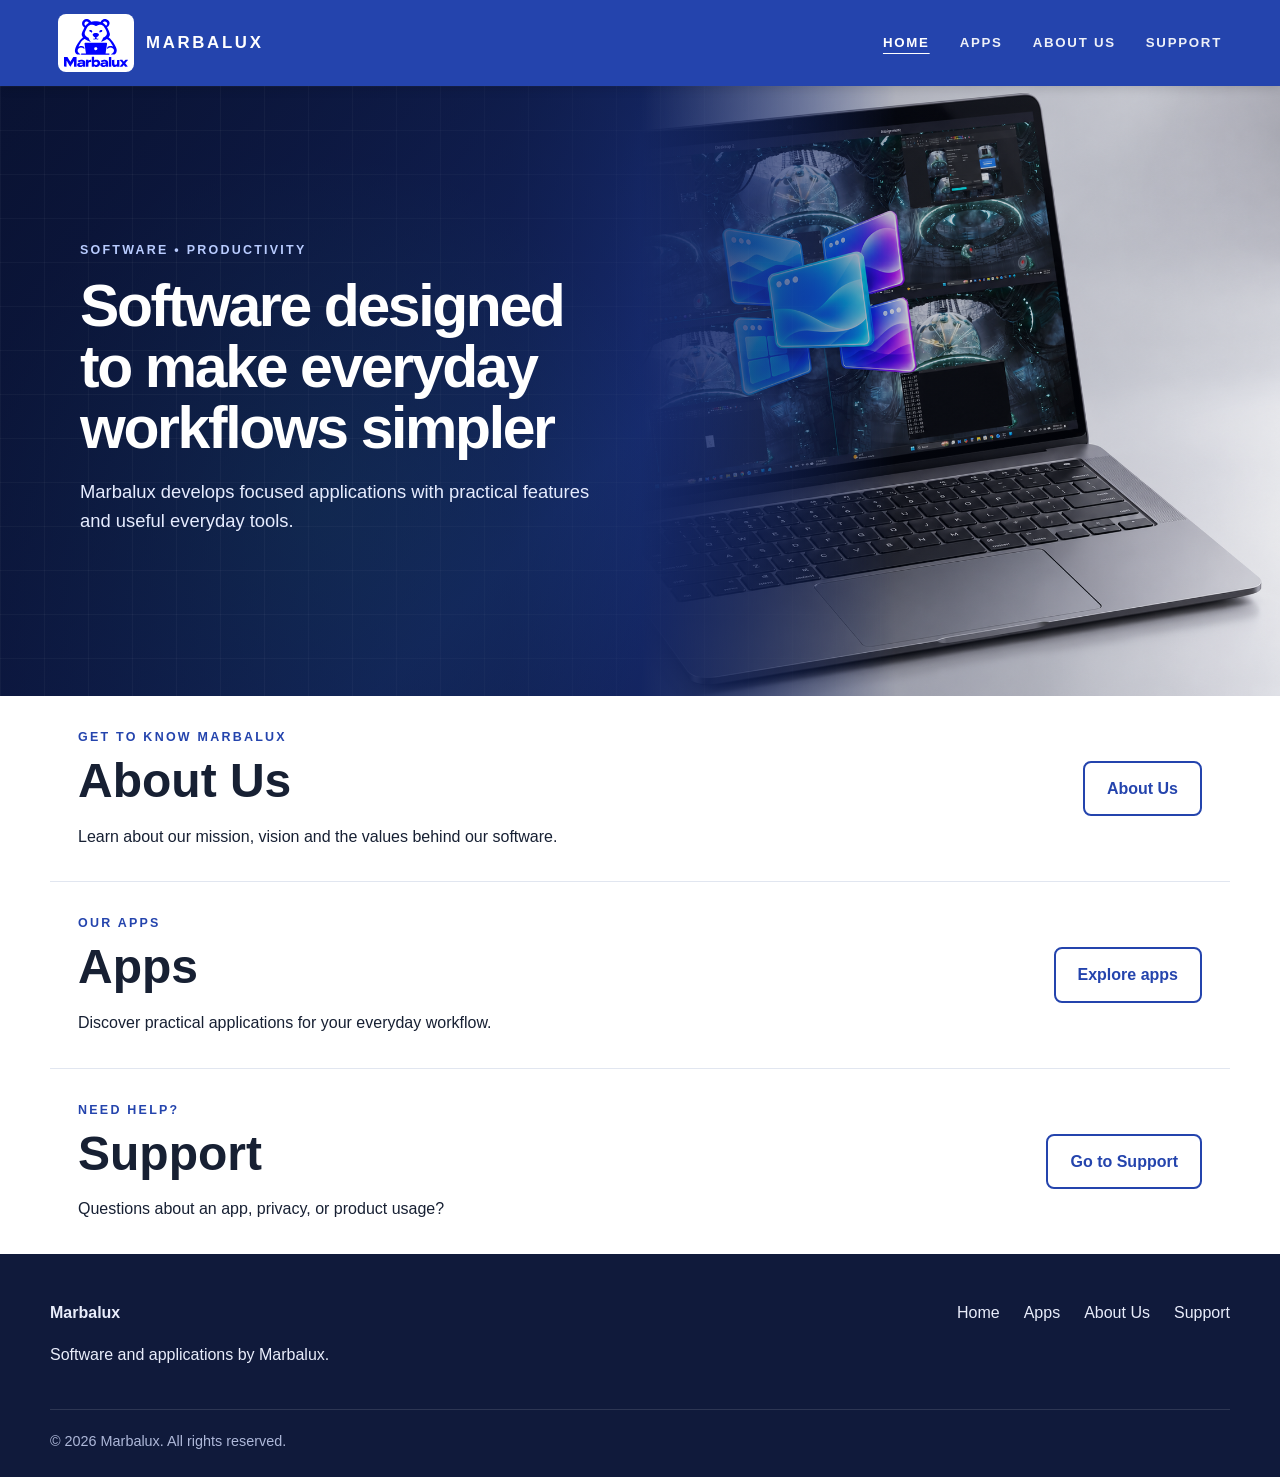
<file: index.html>
<!DOCTYPE html>
<html lang="en"><head><meta charset="UTF-8"><meta name="viewport" content="width=device-width, initial-scale=1">
<meta name="description" content="Marbalux develops practical software and applications with useful features for everyday workflows. Explore our apps and product information."><meta name="theme-color" content="#2444ad"><title>Marbalux | Software & Apps</title>
<link rel="preload" as="image" href="assets/real-time-desktops-home.png"><link rel="icon" href="assets/logo.svg" type="image/svg+xml"><link rel="stylesheet" href="styles.css?v=20261008"><link rel="stylesheet" href="product.css?v=20261008l"><script src="site.js?v=20261008e" defer></script></head>
<body><a class="skip-link" href="#main">Skip to content</a>
<header class="topbar"><div class="nav-wrap">
  <a class="brand" href="index.html" aria-label="Marbalux home"><img src="assets/logo.svg" alt="Marbalux logo" class="brand-logo" width="76" height="58"><span>MARBALUX</span></a>
  <nav class="nav-links" aria-label="Main navigation"><a href="index.html" aria-current="page">HOME</a><a href="apps.html">APPS</a><a href="about.html">ABOUT US</a><a href="support.html">SUPPORT</a></nav>
</div></header><main id="main">
<section class="hero" id="home"><div class="hero-overlay"></div><div class="hero-content"><div class="hero-copy">
  <p class="eyebrow">SOFTWARE • PRODUCTIVITY</p>
  <h1>Software designed to make everyday workflows simpler</h1>
  <p class="hero-text">Marbalux develops focused applications with practical features and useful everyday tools.</p>
</div></div></section>
<section class="section contact-strip home-link"><div><p class="section-kicker">GET TO KNOW MARBALUX</p><h2>About Us</h2><p>Learn about our mission, vision and the values behind our software.</p></div><a class="secondary-btn" href="about.html">About Us</a></section>
<section class="section contact-strip home-link"><div><p class="section-kicker">OUR APPS</p><h2>Apps</h2><p>Discover practical applications for your everyday workflow.</p></div><a class="secondary-btn" href="apps.html">Explore apps</a></section>
<section class="section contact-strip home-link"><div><p class="section-kicker">NEED HELP?</p><h2>Support</h2><p>Questions about an app, privacy, or product usage?</p></div><a class="secondary-btn" href="support.html">Go to Support</a></section>
</main><footer><div class="footer-wrap"><div><strong>Marbalux</strong><p>Software and applications by Marbalux.</p></div><div class="footer-links"><a href="index.html">Home</a><a href="apps.html">Apps</a><a href="about.html">About Us</a><a href="support.html">Support</a></div></div><div class="copyright">© <span id="year">2026</span> Marbalux. All rights reserved.</div></footer></body></html>

<!-- Redeploy GitHub Pages -->
</file>
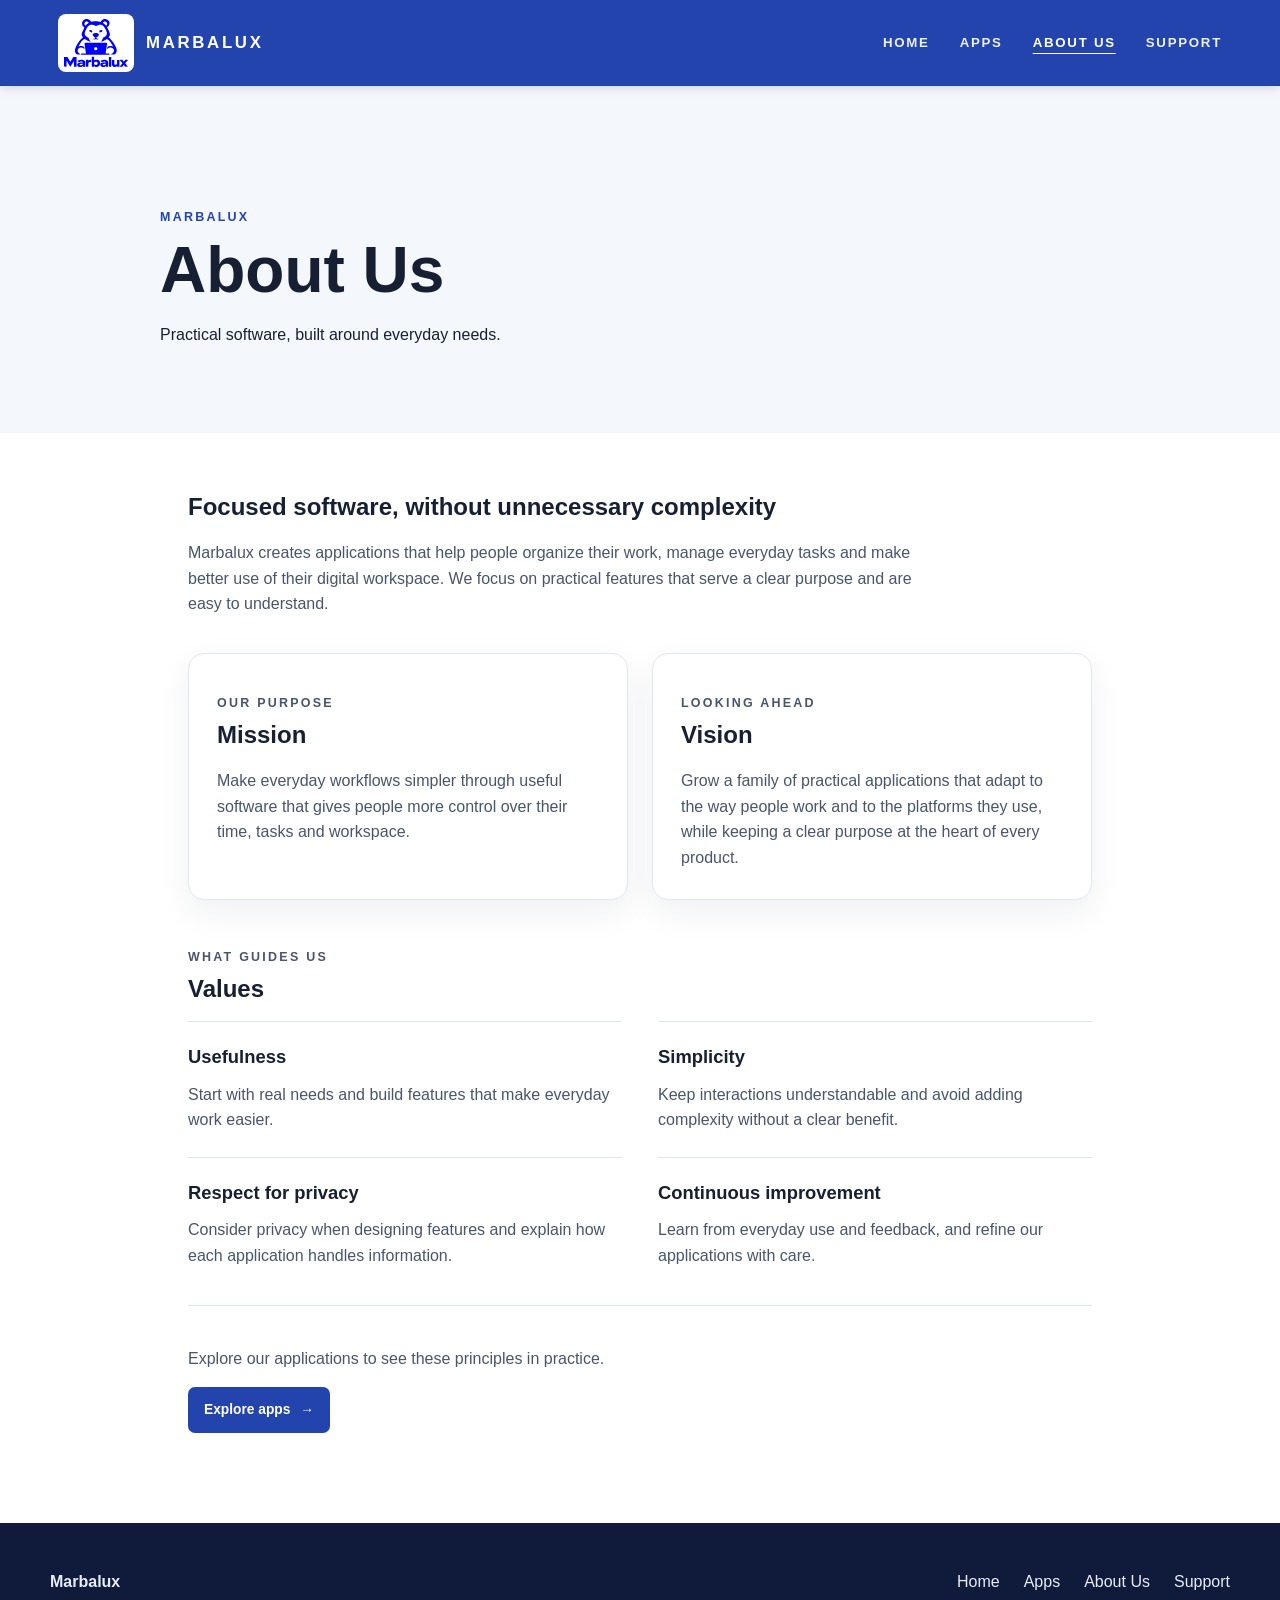
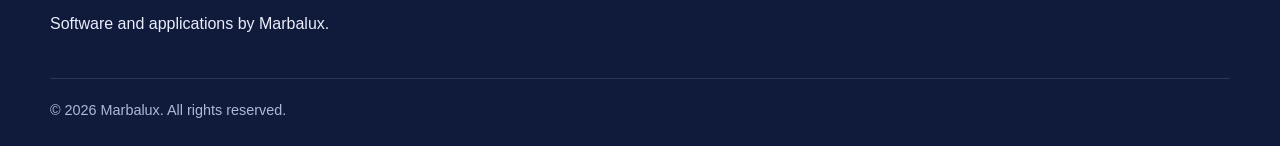
<file: about.html>
<!DOCTYPE html>
<html lang="en"><head><meta charset="UTF-8"><meta name="viewport" content="width=device-width, initial-scale=1">
<meta name="description" content="Learn about Marbalux, our mission, our vision and the values behind our practical software."><meta name="theme-color" content="#2444ad"><title>About Us | Marbalux</title>
<link rel="icon" href="assets/logo.svg" type="image/svg+xml"><link rel="stylesheet" href="styles.css?v=20261008"><link rel="stylesheet" href="product.css?v=20261008k"><script src="site.js?v=20261008e" defer></script></head>
<body><a class="skip-link" href="#main">Skip to content</a>
<header class="topbar"><div class="nav-wrap">
  <a class="brand" href="index.html" aria-label="Marbalux home"><img src="assets/logo.svg" alt="Marbalux logo" class="brand-logo" width="76" height="58"><span>MARBALUX</span></a>
  <nav class="nav-links" aria-label="Main navigation"><a href="index.html">HOME</a><a href="apps.html">APPS</a><a href="about.html" aria-current="page">ABOUT US</a><a href="support.html">SUPPORT</a></nav>
</div></header><main id="main">
<section class="page-hero"><div class="page-hero-inner"><p class="section-kicker">MARBALUX</p><h1>About Us</h1><p>Practical software, built around everyday needs.</p></div></section>
<div class="page-content about-content">
  <section class="about-intro" aria-labelledby="about-heading"><h2 id="about-heading">Focused software, without unnecessary complexity</h2><p>Marbalux creates applications that help people organize their work, manage everyday tasks and make better use of their digital workspace. We focus on practical features that serve a clear purpose and are easy to understand.</p></section>
  <div class="about-purpose">
    <section class="card" aria-labelledby="mission-heading"><p class="section-kicker">OUR PURPOSE</p><h2 id="mission-heading">Mission</h2><p>Make everyday workflows simpler through useful software that gives people more control over their time, tasks and workspace.</p></section>
    <section class="card" aria-labelledby="vision-heading"><p class="section-kicker">LOOKING AHEAD</p><h2 id="vision-heading">Vision</h2><p>Grow a family of practical applications that adapt to the way people work and to the platforms they use, while keeping a clear purpose at the heart of every product.</p></section>
  </div>
  <section class="about-values" aria-labelledby="values-heading"><p class="section-kicker">WHAT GUIDES US</p><h2 id="values-heading">Values</h2><div class="values-grid">
    <section><h3>Usefulness</h3><p>Start with real needs and build features that make everyday work easier.</p></section>
    <section><h3>Simplicity</h3><p>Keep interactions understandable and avoid adding complexity without a clear benefit.</p></section>
    <section><h3>Respect for privacy</h3><p>Consider privacy when designing features and explain how each application handles information.</p></section>
    <section><h3>Continuous improvement</h3><p>Learn from everyday use and feedback, and refine our applications with care.</p></section>
  </div></section>
  <div class="about-next"><p>Explore our applications to see these principles in practice.</p><a class="store-btn" href="apps.html">Explore apps <span aria-hidden="true">→</span></a></div>
</div></main><footer><div class="footer-wrap"><div><strong>Marbalux</strong><p>Software and applications by Marbalux.</p></div><div class="footer-links"><a href="index.html">Home</a><a href="apps.html">Apps</a><a href="about.html">About Us</a><a href="support.html">Support</a></div></div><div class="copyright">© <span id="year">2026</span> Marbalux. All rights reserved.</div></footer></body></html>
</file>
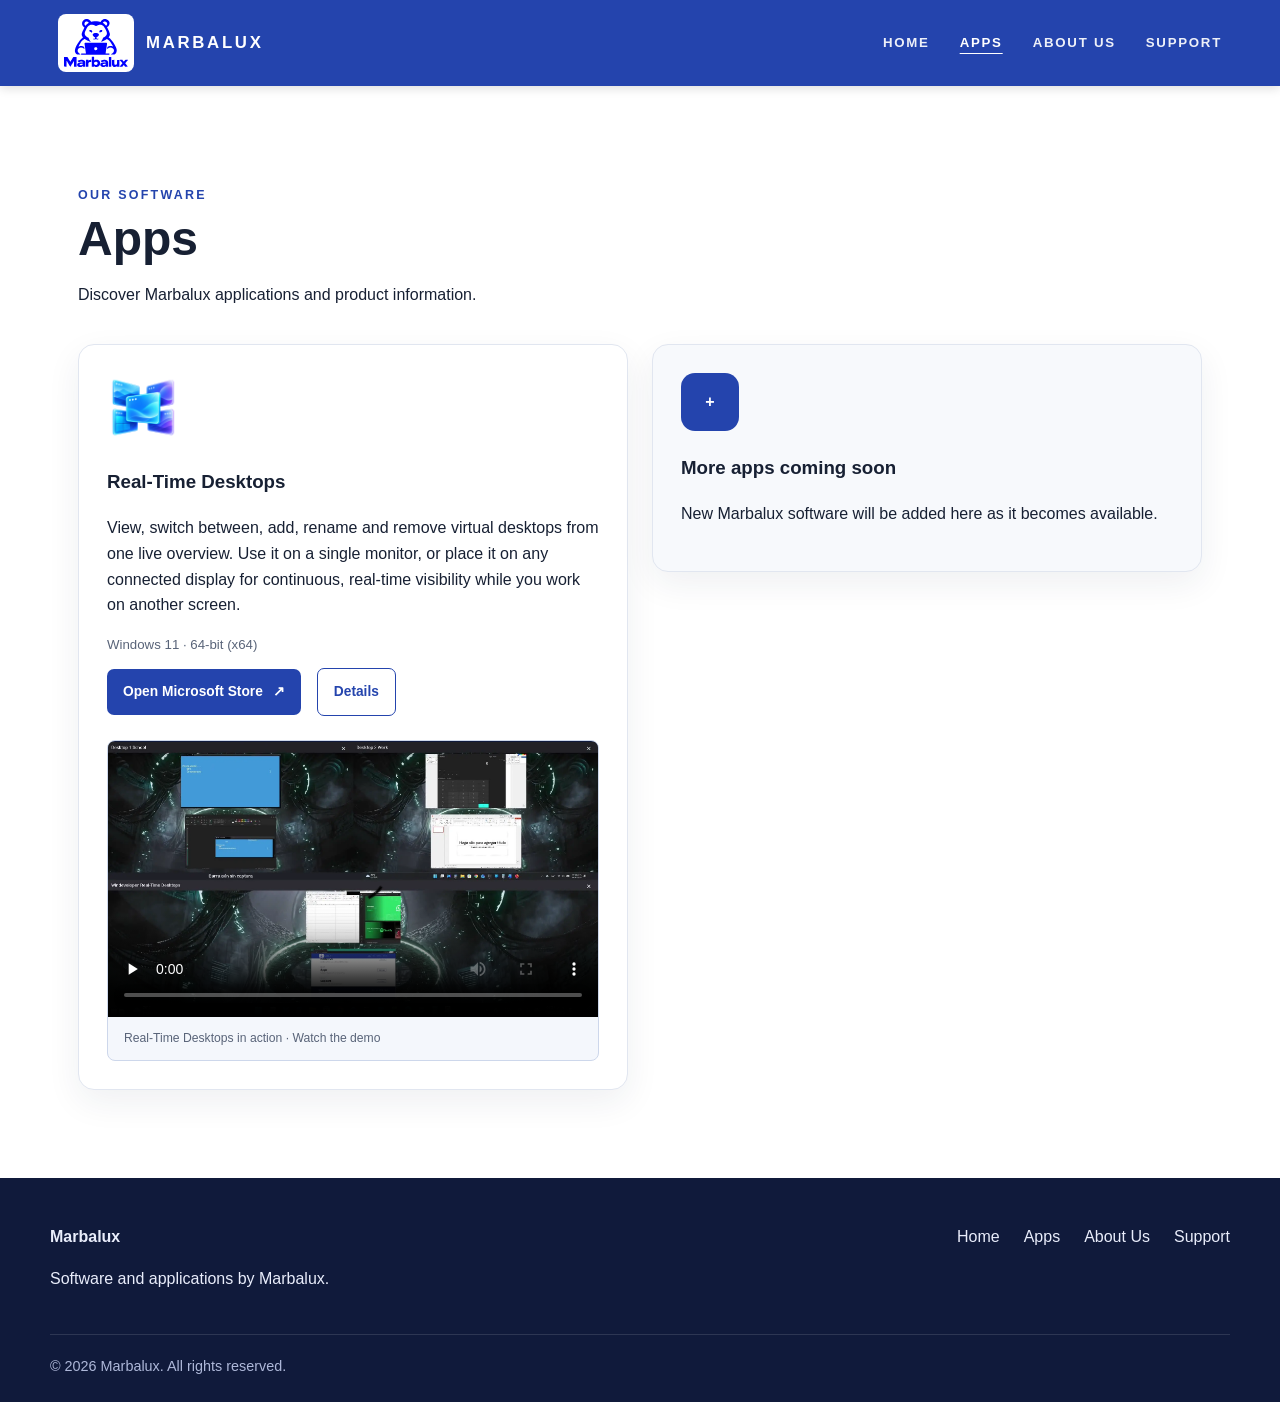
<file: apps.html>
<!DOCTYPE html>
<html lang="en"><head><meta charset="UTF-8"><meta name="viewport" content="width=device-width, initial-scale=1">
<meta name="description" content="Explore Marbalux apps and watch the Real-Time Desktops demo. Open Details for features, screenshots and system requirements."><meta name="theme-color" content="#2444ad"><title>Apps | Marbalux</title>
<link rel="icon" href="assets/logo.svg" type="image/svg+xml"><link rel="stylesheet" href="styles.css?v=20261008"><link rel="stylesheet" href="product.css?v=20261008k"><script src="site.js?v=20261008e" defer></script></head>
<body><a class="skip-link" href="#main">Skip to content</a>
<header class="topbar"><div class="nav-wrap">
  <a class="brand" href="index.html" aria-label="Marbalux home"><img src="assets/logo.svg" alt="Marbalux logo" class="brand-logo" width="76" height="58"><span>MARBALUX</span></a>
  <nav class="nav-links" aria-label="Main navigation"><a href="index.html">HOME</a><a href="apps.html" aria-current="page">APPS</a><a href="about.html">ABOUT US</a><a href="support.html">SUPPORT</a></nav>
</div></header><main id="main">
<section class="section apps-catalog" id="apps">
  <div class="section-heading"><p class="section-kicker">OUR SOFTWARE</p><h1>Apps</h1><p>Discover Marbalux applications and product information.</p></div>
  <div class="cards">
    <article class="card"><img class="real-app-icon" src="assets/real-time-desktops-icon.png" alt="Real-Time Desktops app icon" width="72" height="72">
      <h3>Real-Time Desktops</h3><p>View, switch between, add, rename and remove virtual desktops from one live overview. Use it on a single monitor, or place it on any connected display for continuous, real-time visibility while you work on another screen.</p>
      <p class="app-platform">Windows 11 · 64-bit (x64)</p>
      <div class="app-links"><a href="https://apps.microsoft.com/detail/9P2DCX4HZGBW" class="store-btn">Open Microsoft Store <span aria-hidden="true">↗</span></a>
      <button class="store-btn details-btn" type="button" data-app-details="real-time-desktops" aria-controls="real-time-desktops" aria-expanded="false">Details</button></div>
      <figure class="app-card-video"><video controls playsinline preload="none" poster="assets/desktops-overview.webp" aria-label="Real-Time Desktops demonstration video"><source src="assets/real-time-desktops-demo.mp4" type="video/mp4">Your browser does not support this video. <a href="assets/real-time-desktops-demo.mp4">Open the MP4 video</a>.</video><figcaption>Real-Time Desktops in action · Watch the demo</figcaption></figure>
    </article>
    <article class="card muted-card"><div class="app-icon" aria-hidden="true">+</div><h3>More apps coming soon</h3><p>New Marbalux software will be added here as it becomes available.</p></article>
  </div>
  <article class="product-details" hidden id="real-time-desktops" aria-labelledby="product-heading">
    <div class="product-heading"><div><p class="section-kicker">APP DETAILS</p><h3 id="product-heading" tabindex="-1">Explore Real-Time Desktops</h3><p>View and manage your Windows virtual desktops in one live overview. Switch workspaces with a click, add new desktops, rename them and remove those you no longer need. Use the app on a single monitor or keep the overview visible on any connected display for continuous, real-time monitoring.</p></div><div class="app-links"><a href="real-time-desktops-support.html" class="store-btn details-btn">Support</a><a href="real-time-desktops-privacy.html" class="store-btn details-btn">Privacy Policy</a></div></div>
    <div class="product-features">
      <section><h4>A visual overview</h4><p>Recognize your workspaces by their windows and click a desktop card to switch.</p></section>
      <section><h4>Manage your virtual desktops</h4><p>Add new virtual desktops, rename them to match your tasks and remove those you no longer need, directly from the overview.</p></section>
      <section><h4>A live view on any monitor</h4><p>Work with a single monitor, or choose any connected display with the monitor selector. In a multi-monitor setup, keep the live overview visible on a dedicated screen while you work on another.</p></section>
      <section><h4>Your shortcut, your settings</h4><p>Open the overview with the default Ctrl + Alt + D shortcut or the system tray icon. Choose a different shortcut and separate visible and hidden refresh intervals.</p></section>
      <section><h4>Customizable motion</h4><p>Choose 2D or 3D entrance animations, outside, spiral or flight paths. Adjust duration and frame count to suit your workflow.</p></section>
      <section><h4>A guide in your language</h4><p>Learn with a visual tutorial and hands-on exercises. The app supports English, Spanish, French, German, Italian and Portuguese.</p></section>
    </div>
<section aria-labelledby="screenshots-heading"><div class="media-heading"><p class="section-kicker">SCREENSHOTS</p><h4 id="screenshots-heading">Inside the app</h4><p>Select a screenshot to see the original image in detail.</p></div>
    <div class="gallery">
      <figure class="gallery-overview"><a class="screenshot-link" href="assets/desktops-overview.png" data-caption="Virtual desktop overview" aria-label="Enlarge the virtual desktop overview screenshot"><img src="assets/desktops-overview.webp" alt="Real-Time Desktops overview showing five virtual desktops, their windows and taskbars" width="2560" height="1598" loading="lazy"></a><figcaption><strong>Your workspaces at a glance</strong><span>Find a desktop and switch to it with a click.</span></figcaption></figure>
      <figure class="gallery-options"><a class="screenshot-link" href="assets/desktops-options.png" data-caption="Settings: language, refresh intervals, shortcut and animations" aria-label="Enlarge the settings screenshot"><img src="assets/desktops-options.webp" alt="Real-Time Desktops settings with language, refresh, shortcut and animation controls" width="1044" height="1238" loading="lazy"></a><figcaption><strong>Make it your own</strong><span>Customize the overview and how you open it.</span></figcaption></figure>
      <figure class="gallery-small"><a class="screenshot-link" href="assets/desktops-launcher.png" data-caption="Real-Time Desktops taskbar shortcut" aria-label="Enlarge the taskbar shortcut screenshot"><img src="assets/desktops-launcher.webp" alt="Real-Time Desktops app icon on the Windows taskbar" width="619" height="80" loading="lazy"></a><figcaption><strong>Within easy reach</strong><span>Open the overview from your taskbar shortcut.</span></figcaption></figure>
      <figure class="gallery-small"><a class="screenshot-link" href="assets/desktops-tray.png" data-caption="Real-Time Desktops system tray menu" aria-label="Enlarge the system tray menu screenshot"><img src="assets/desktops-tray.webp" alt="Real-Time Desktops system tray menu with overview, tutorial, settings, about and exit options" width="386" height="327" loading="lazy"></a><figcaption><strong>Available in the system tray</strong><span>Access settings, the tutorial and app information.</span></figcaption></figure>
    </div></section>
    <div class="product-notes"><p><strong>Requirements:</strong> Windows 11 x64 with virtual desktops and desktop composition enabled.</p><p><strong>Local previews:</strong> Desktop and taskbar captures stay in memory and are not sent by the app to a server. Minimized or protected windows may limit previews. Taskbar captures refresh when you visit a desktop and do not continuously reflect changes on unvisited desktops.</p><p><strong>Getting started:</strong> Open the app, follow the welcome guide, then press Ctrl + Alt + D to show the overview. Closing the overview keeps the app in the system tray; select Exit to close it completely.</p></div>
  <button class="store-btn details-btn" type="button" data-close-app-details="real-time-desktops">Back to apps</button>
  </article>
</section>
<dialog class="lightbox" aria-labelledby="lightbox-caption"><button type="button" class="lightbox-close" aria-label="Close screenshot">Close <span aria-hidden="true">×</span></button><img alt=""><p id="lightbox-caption"></p></dialog>
</main><footer><div class="footer-wrap"><div><strong>Marbalux</strong><p>Software and applications by Marbalux.</p></div><div class="footer-links"><a href="index.html">Home</a><a href="apps.html">Apps</a><a href="about.html">About Us</a><a href="support.html">Support</a></div></div><div class="copyright">© <span id="year">2026</span> Marbalux. All rights reserved.</div></footer></body></html>
</file>
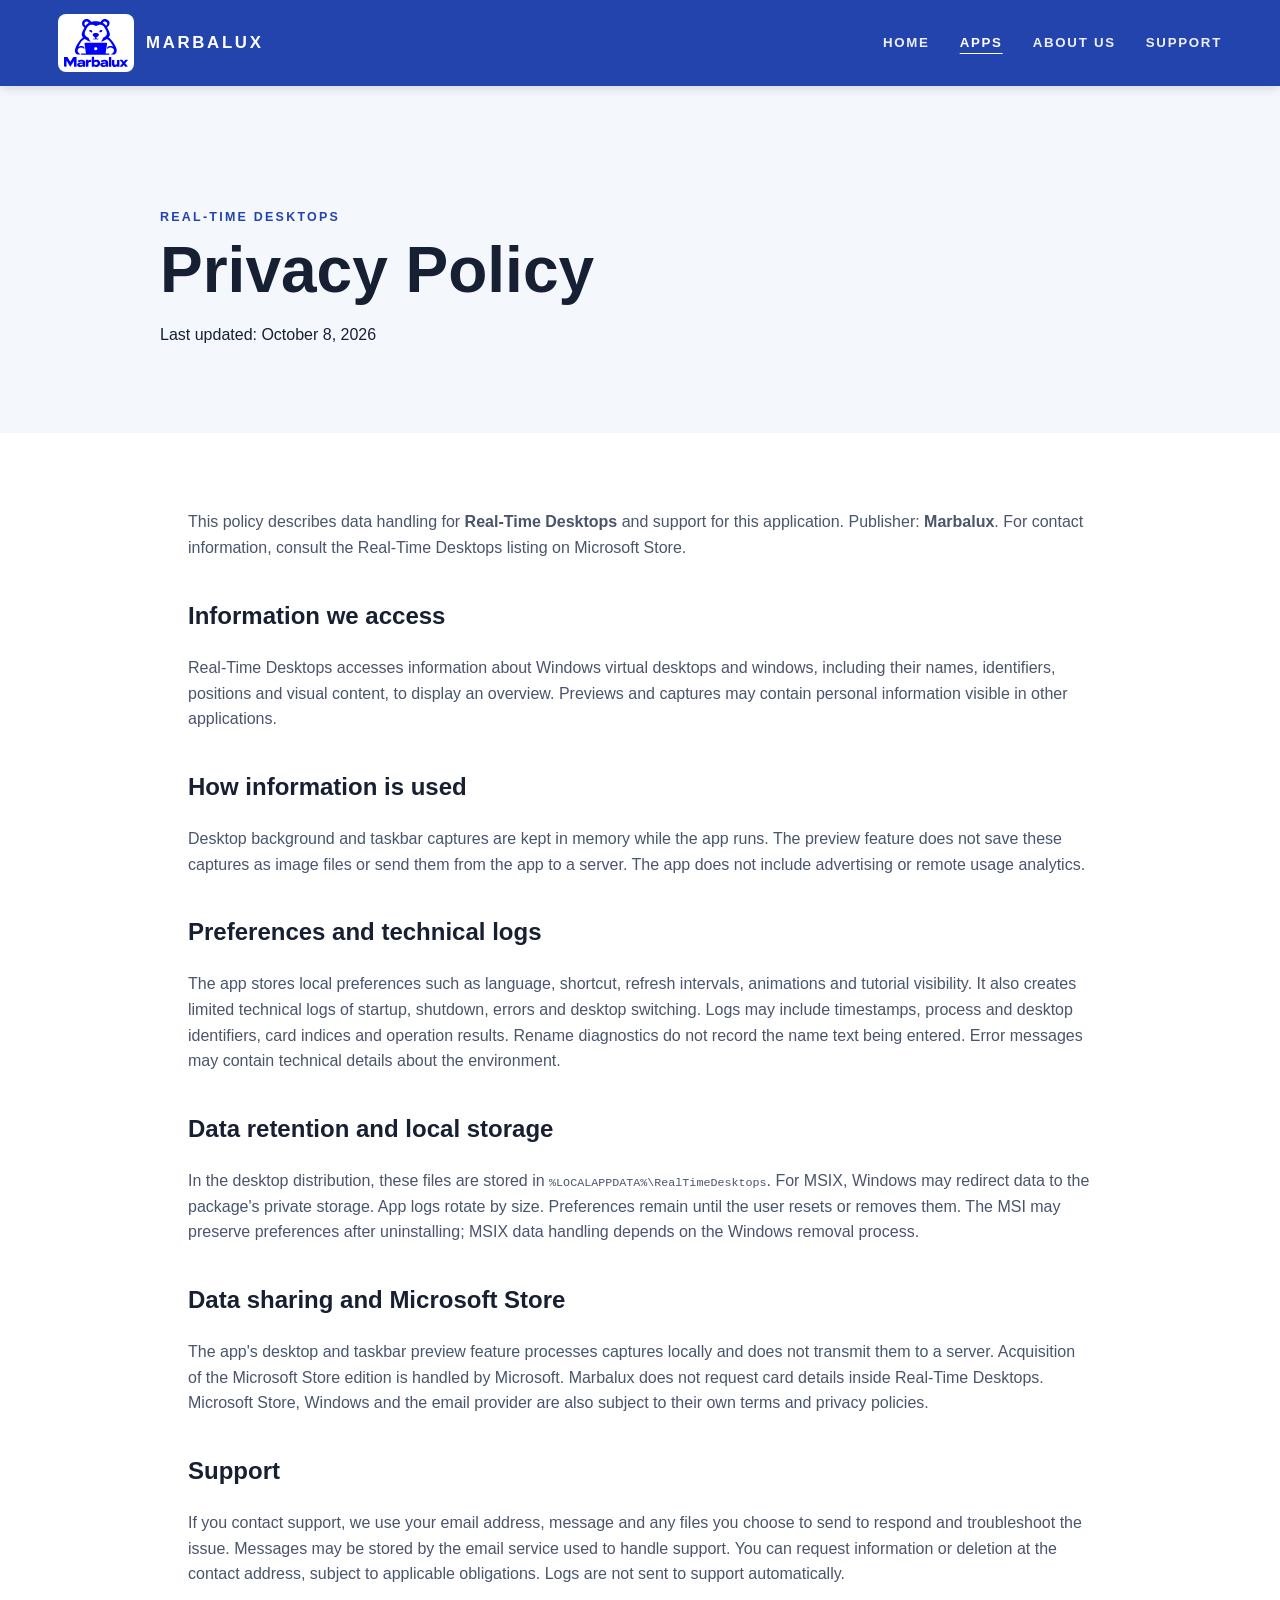
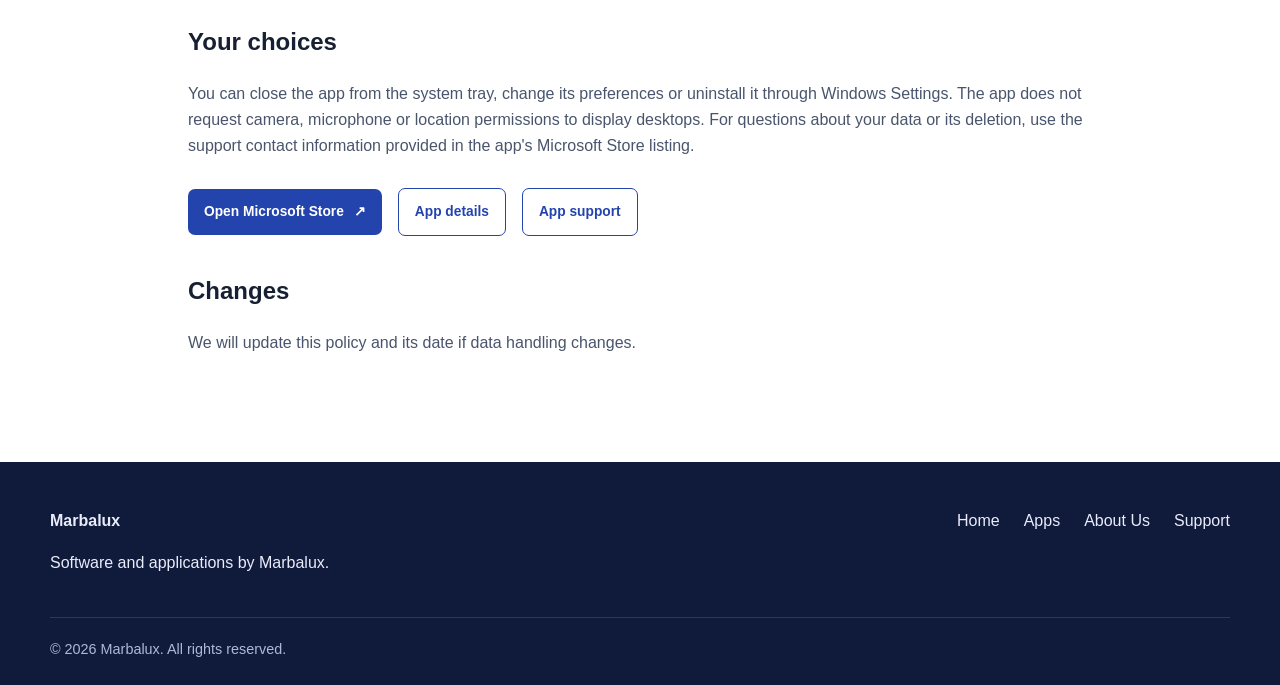
<file: privacy.html>
<!DOCTYPE html>
<html lang="en"><head><meta charset="UTF-8"><meta name="viewport" content="width=device-width, initial-scale=1"><meta http-equiv="refresh" content="0;url=real-time-desktops-privacy.html"><title>Real-Time Desktops Privacy Policy | Marbalux</title><link rel="icon" href="assets/logo.svg" type="image/svg+xml"></head><body><p>The privacy policy for Real-Time Desktops is available on its <a href="real-time-desktops-privacy.html">app privacy page</a>.</p></body></html>
</file>
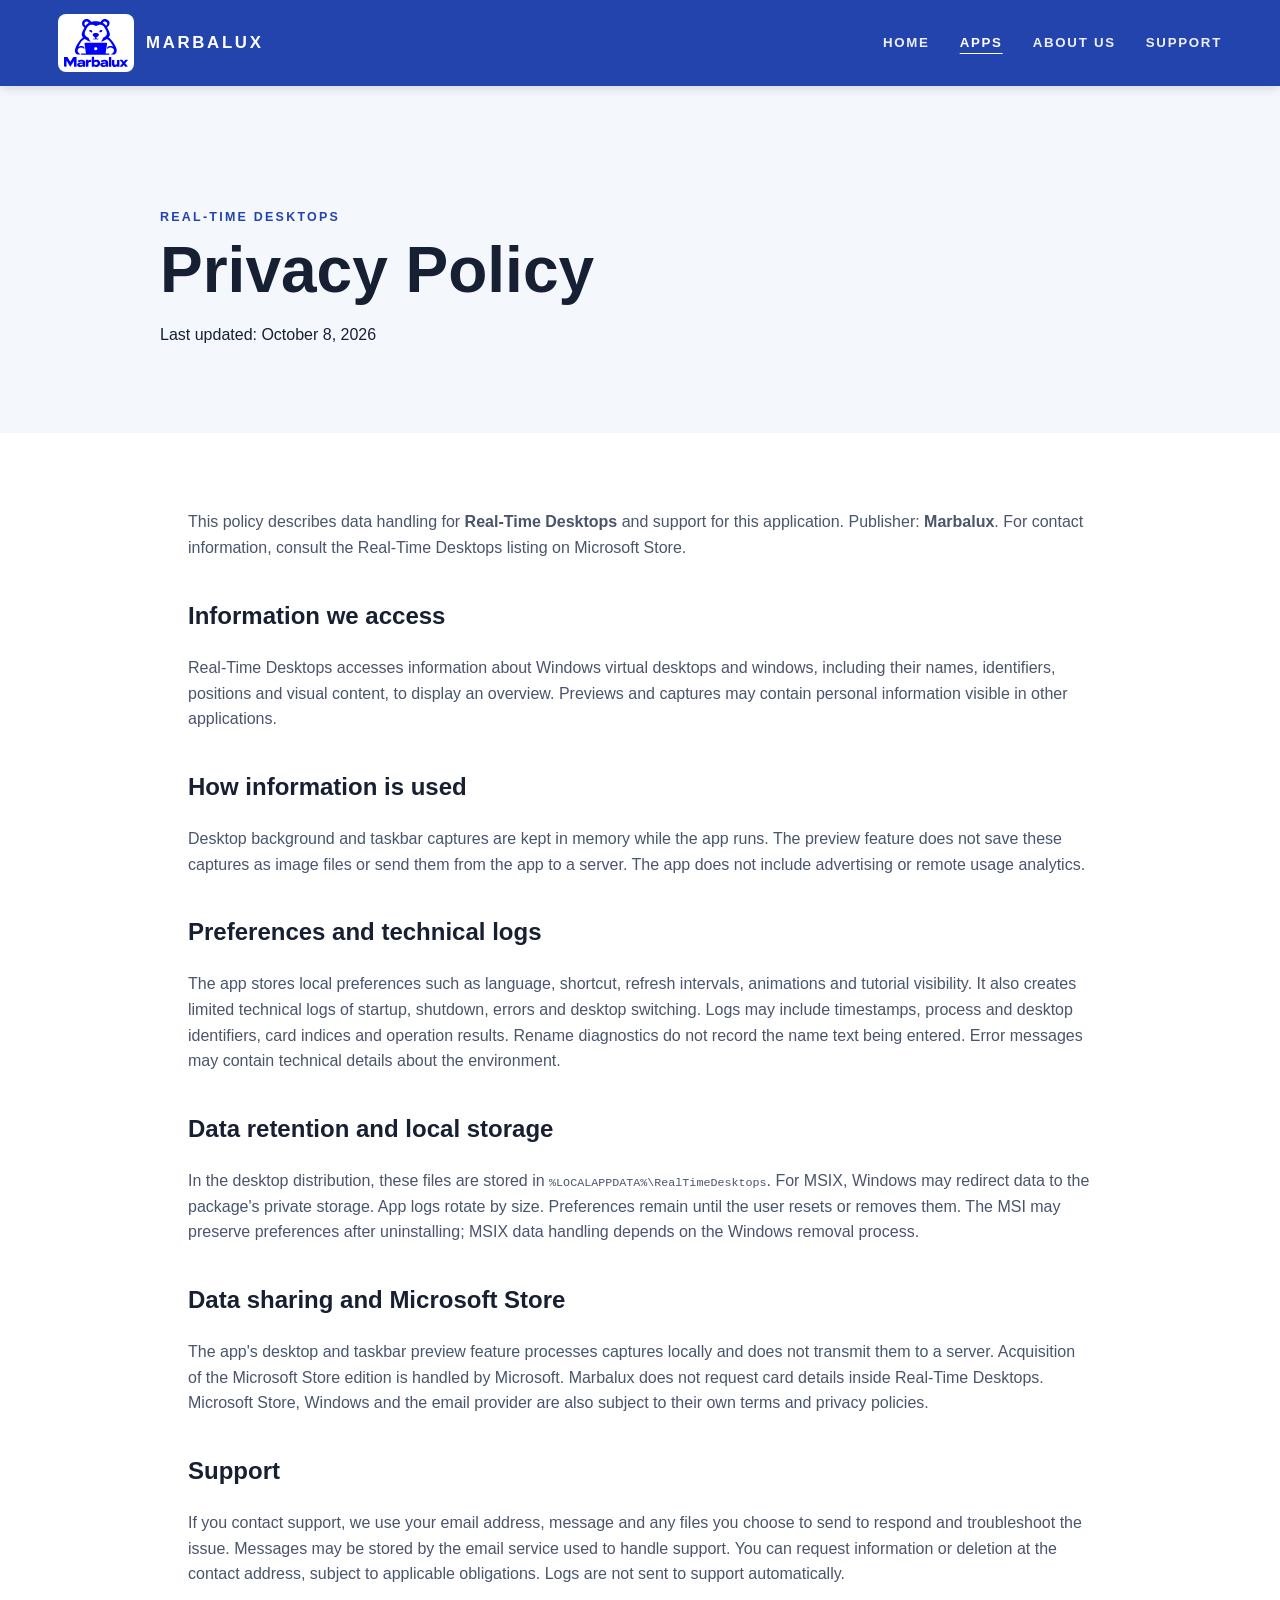
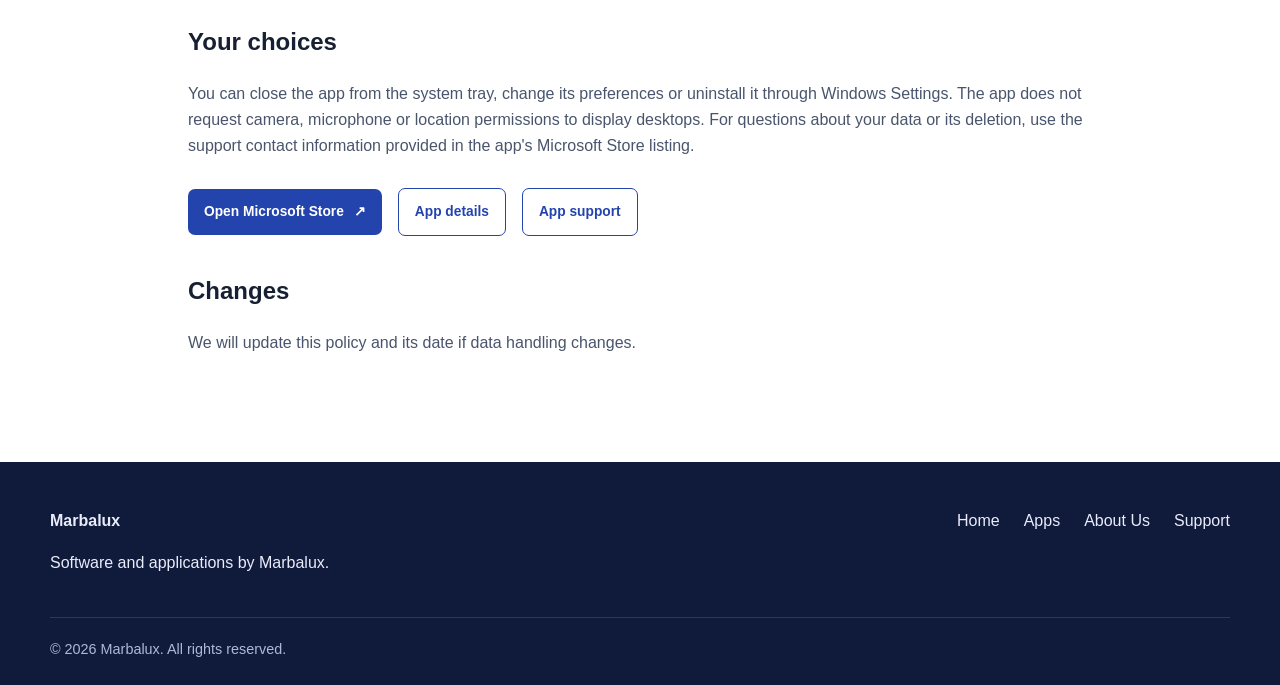
<file: real-time-desktops-privacy.html>
<!DOCTYPE html>
<html lang="en"><head><meta charset="UTF-8"><meta name="viewport" content="width=device-width, initial-scale=1">
<meta name="description" content="Real-Time Desktops privacy information: local processing, captures, preferences and support."><meta name="theme-color" content="#2444ad"><title>Real-Time Desktops Privacy Policy | Marbalux</title>
<link rel="icon" href="assets/logo.svg" type="image/svg+xml"><link rel="stylesheet" href="styles.css?v=20261008"><link rel="stylesheet" href="product.css?v=20261008k"><script src="site.js?v=20261008e" defer></script></head>
<body><a class="skip-link" href="#main">Skip to content</a>
<header class="topbar"><div class="nav-wrap">
  <a class="brand" href="index.html" aria-label="Marbalux home"><img src="assets/logo.svg" alt="Marbalux logo" class="brand-logo" width="76" height="58"><span>MARBALUX</span></a>
  <nav class="nav-links" aria-label="Main navigation"><a href="index.html">HOME</a><a href="apps.html" aria-current="page">APPS</a><a href="about.html">ABOUT US</a><a href="support.html">SUPPORT</a></nav>
</div></header><main id="main">
<section class="page-hero"><div class="page-hero-inner"><p class="section-kicker">REAL-TIME DESKTOPS</p><h1>Privacy Policy</h1><p>Last updated: October 8, 2026</p></div></section>
<div class="page-content"><p>This policy describes data handling for <strong>Real-Time Desktops</strong> and support for this application. Publisher: <strong>Marbalux</strong>. For contact information, consult the Real-Time Desktops listing on Microsoft Store.</p>
<h2>Information we access</h2><p>Real-Time Desktops accesses information about Windows virtual desktops and windows, including their names, identifiers, positions and visual content, to display an overview. Previews and captures may contain personal information visible in other applications.</p>
<h2>How information is used</h2><p>Desktop background and taskbar captures are kept in memory while the app runs. The preview feature does not save these captures as image files or send them from the app to a server. The app does not include advertising or remote usage analytics.</p>
<h2>Preferences and technical logs</h2><p>The app stores local preferences such as language, shortcut, refresh intervals, animations and tutorial visibility. It also creates limited technical logs of startup, shutdown, errors and desktop switching. Logs may include timestamps, process and desktop identifiers, card indices and operation results. Rename diagnostics do not record the name text being entered. Error messages may contain technical details about the environment.</p>
<h2>Data retention and local storage</h2><p>In the desktop distribution, these files are stored in <code>%LOCALAPPDATA%\RealTimeDesktops</code>. For MSIX, Windows may redirect data to the package's private storage. App logs rotate by size. Preferences remain until the user resets or removes them. The MSI may preserve preferences after uninstalling; MSIX data handling depends on the Windows removal process.</p>
<h2>Data sharing and Microsoft Store</h2><p>The app's desktop and taskbar preview feature processes captures locally and does not transmit them to a server. Acquisition of the Microsoft Store edition is handled by Microsoft. Marbalux does not request card details inside Real-Time Desktops. Microsoft Store, Windows and the email provider are also subject to their own terms and privacy policies.</p>
<h2>Support</h2><p>If you contact support, we use your email address, message and any files you choose to send to respond and troubleshoot the issue. Messages may be stored by the email service used to handle support. You can request information or deletion at the contact address, subject to applicable obligations. Logs are not sent to support automatically.</p>
<h2>Your choices</h2><p>You can close the app from the system tray, change its preferences or uninstall it through Windows Settings. The app does not request camera, microphone or location permissions to display desktops. For questions about your data or its deletion, use the support contact information provided in the app's Microsoft Store listing.</p>
<div class="app-links app-page-links"><a class="store-btn" href="https://apps.microsoft.com/detail/9P2DCX4HZGBW">Open Microsoft Store <span aria-hidden="true">↗</span></a><a class="store-btn details-btn" href="apps.html#real-time-desktops">App details</a><a class="store-btn details-btn" href="real-time-desktops-support.html">App support</a></div>
<h2>Changes</h2><p>We will update this policy and its date if data handling changes.</p></div></main><footer><div class="footer-wrap"><div><strong>Marbalux</strong><p>Software and applications by Marbalux.</p></div><div class="footer-links"><a href="index.html">Home</a><a href="apps.html">Apps</a><a href="about.html">About Us</a><a href="support.html">Support</a></div></div><div class="copyright">© <span id="year">2026</span> Marbalux. All rights reserved.</div></footer></body></html>
</file>
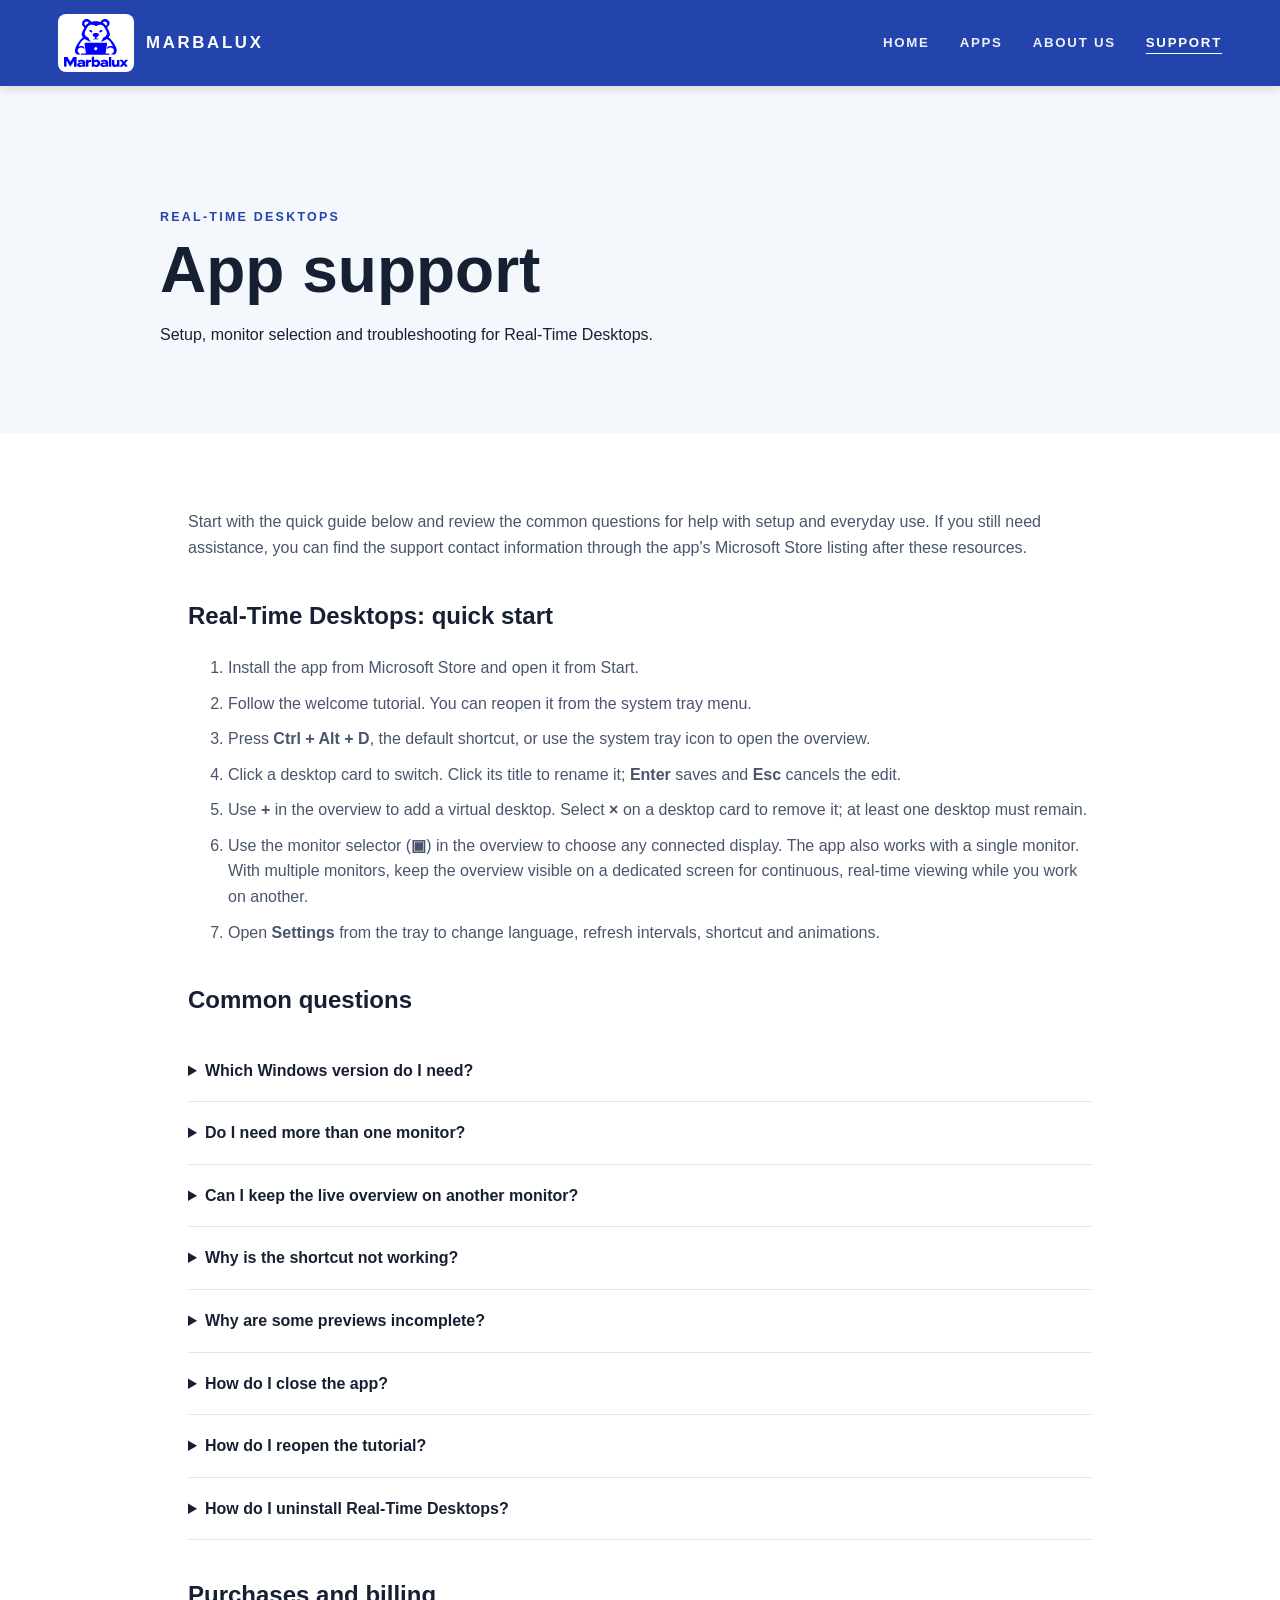
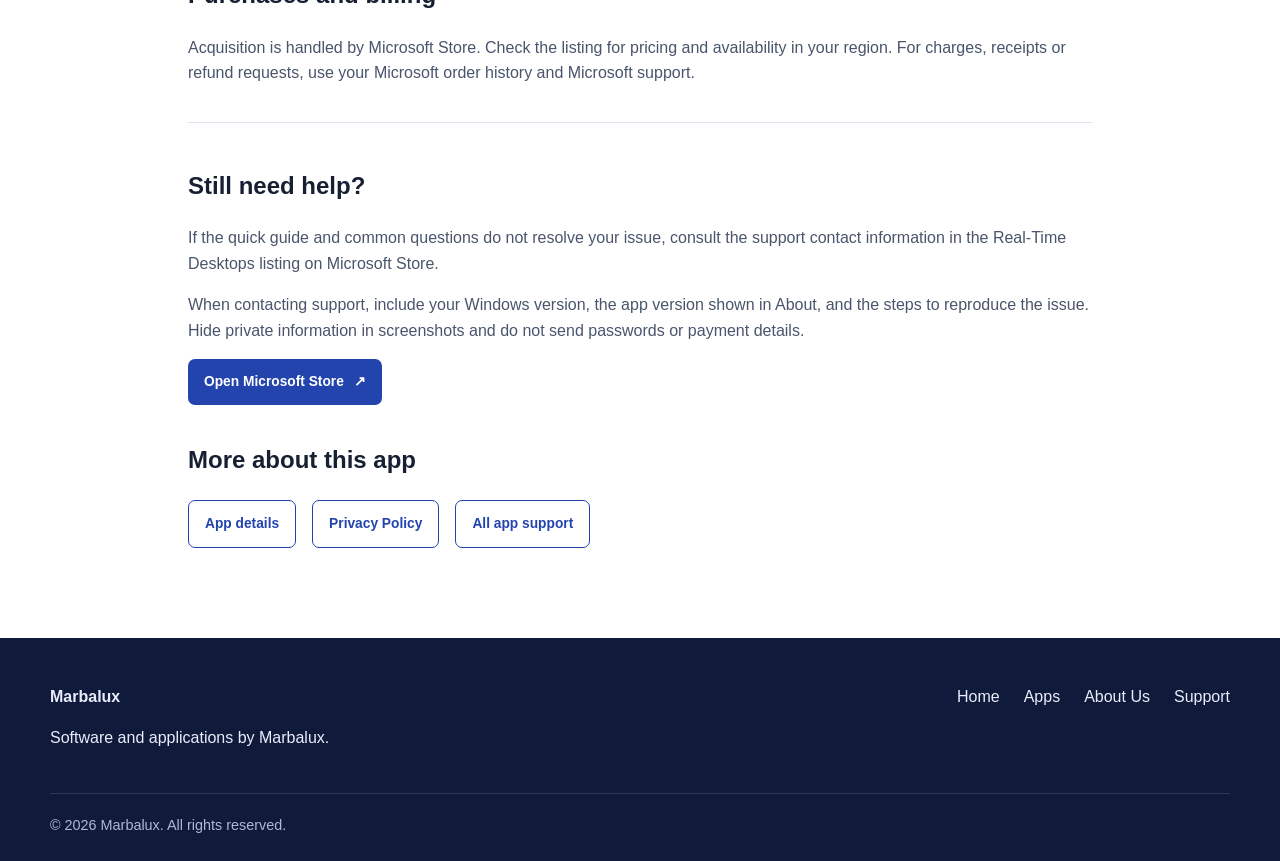
<file: real-time-desktops-support.html>
<!DOCTYPE html>
<html lang="en"><head><meta charset="UTF-8"><meta name="viewport" content="width=device-width, initial-scale=1">
<meta name="description" content="Get help with Marbalux applications. Real-Time Desktops quick start, common questions and support contact."><meta name="theme-color" content="#2444ad"><title>Real-Time Desktops Support | Marbalux</title>
<link rel="icon" href="assets/logo.svg" type="image/svg+xml"><link rel="stylesheet" href="styles.css?v=20261008"><link rel="stylesheet" href="product.css?v=20261008k"><script src="site.js?v=20261008e" defer></script></head>
<body><a class="skip-link" href="#main">Skip to content</a>
<header class="topbar"><div class="nav-wrap">
  <a class="brand" href="index.html" aria-label="Marbalux home"><img src="assets/logo.svg" alt="Marbalux logo" class="brand-logo" width="76" height="58"><span>MARBALUX</span></a>
  <nav class="nav-links" aria-label="Main navigation"><a href="index.html">HOME</a><a href="apps.html">APPS</a><a href="about.html">ABOUT US</a><a href="support.html" aria-current="page">SUPPORT</a></nav>
</div></header><main id="main">
<section class="page-hero"><div class="page-hero-inner"><p class="section-kicker">REAL-TIME DESKTOPS</p><h1>App support</h1><p>Setup, monitor selection and troubleshooting for Real-Time Desktops.</p></div></section>
<div class="page-content"><p>Start with the quick guide below and review the common questions for help with setup and everyday use. If you still need assistance, you can find the support contact information through the app's Microsoft Store listing after these resources.</p>
<h2>Real-Time Desktops: quick start</h2><ol><li>Install the app from Microsoft Store and open it from Start.</li><li>Follow the welcome tutorial. You can reopen it from the system tray menu.</li><li>Press <strong>Ctrl + Alt + D</strong>, the default shortcut, or use the system tray icon to open the overview.</li><li>Click a desktop card to switch. Click its title to rename it; <strong>Enter</strong> saves and <strong>Esc</strong> cancels the edit.</li><li>Use <strong>+</strong> in the overview to add a virtual desktop. Select <strong>×</strong> on a desktop card to remove it; at least one desktop must remain.</li><li>Use the monitor selector (<strong>▣</strong>) in the overview to choose any connected display. The app also works with a single monitor. With multiple monitors, keep the overview visible on a dedicated screen for continuous, real-time viewing while you work on another.</li><li>Open <strong>Settings</strong> from the tray to change language, refresh intervals, shortcut and animations.</li></ol>
<h2>Common questions</h2>
<details><summary>Which Windows version do I need?</summary><p>Windows 11, 64-bit (x64), with virtual desktops and desktop composition enabled. Real-Time Desktops does not require its own account.</p></details>
<details><summary>Do I need more than one monitor?</summary><p>No. Real-Time Desktops works on a single monitor: open the overview to view, manage and switch between your virtual desktops. With multiple monitors, you can also keep the live overview visible on one screen while you work on another.</p></details>
<details><summary>Can I keep the live overview on another monitor?</summary><p>Yes. Use the monitor selector (▣) in the overview to choose any connected monitor. The overview moves to that screen and can stay visible with real-time updates while you work on another. Refresh intervals are configurable in Settings; minimized or protected windows may limit previews.</p></details>
<details><summary>Why is the shortcut not working?</summary><p>Another app may be using the same key combination. Open Settings from the tray and choose a different shortcut.</p></details>
<details><summary>Why are some previews incomplete?</summary><p>Minimized or protected windows may limit previews. The taskbar strip uses the available capture for each desktop and refreshes when you visit it. It does not continuously reflect changes on unvisited desktops.</p></details>
<details><summary>How do I close the app?</summary><p>Esc can stop an animation; press it again to close the overview. The app remains available in the system tray. Select <strong>Exit</strong> from the tray menu to close it completely.</p></details>
<details><summary>How do I reopen the tutorial?</summary><p>Select <strong>Tutorial</strong> from the tray menu. You can change its language and choose whether it appears at startup.</p></details>
<details><summary>How do I uninstall Real-Time Desktops?</summary><p>Close the app with Exit, then open <strong>Windows Settings → Apps</strong>, find Real-Time Desktops and select Uninstall. Uninstalling the app does not remove Windows virtual desktops or files belonging to other applications.</p></details>
<h2>Purchases and billing</h2><p>Acquisition is handled by Microsoft Store. Check the listing for pricing and availability in your region. For charges, receipts or refund requests, use your Microsoft order history and Microsoft support.</p>
<section class="support-contact-section" aria-labelledby="contact-support-heading"><h2 id="contact-support-heading">Still need help?</h2><p>If the quick guide and common questions do not resolve your issue, consult the support contact information in the Real-Time Desktops listing on Microsoft Store.</p><p>When contacting support, include your Windows version, the app version shown in About, and the steps to reproduce the issue. Hide private information in screenshots and do not send passwords or payment details.</p><a class="store-btn" href="https://apps.microsoft.com/detail/9P2DCX4HZGBW">Open Microsoft Store <span aria-hidden="true">↗</span></a></section>
<h2>More about this app</h2><div class="app-links"><a class="store-btn details-btn" href="apps.html#real-time-desktops">App details</a><a class="store-btn details-btn" href="real-time-desktops-privacy.html">Privacy Policy</a><a class="store-btn details-btn" href="support.html">All app support</a></div></div></main><footer><div class="footer-wrap"><div><strong>Marbalux</strong><p>Software and applications by Marbalux.</p></div><div class="footer-links"><a href="index.html">Home</a><a href="apps.html">Apps</a><a href="about.html">About Us</a><a href="support.html">Support</a></div></div><div class="copyright">© <span id="year">2026</span> Marbalux. All rights reserved.</div></footer></body></html>
</file>
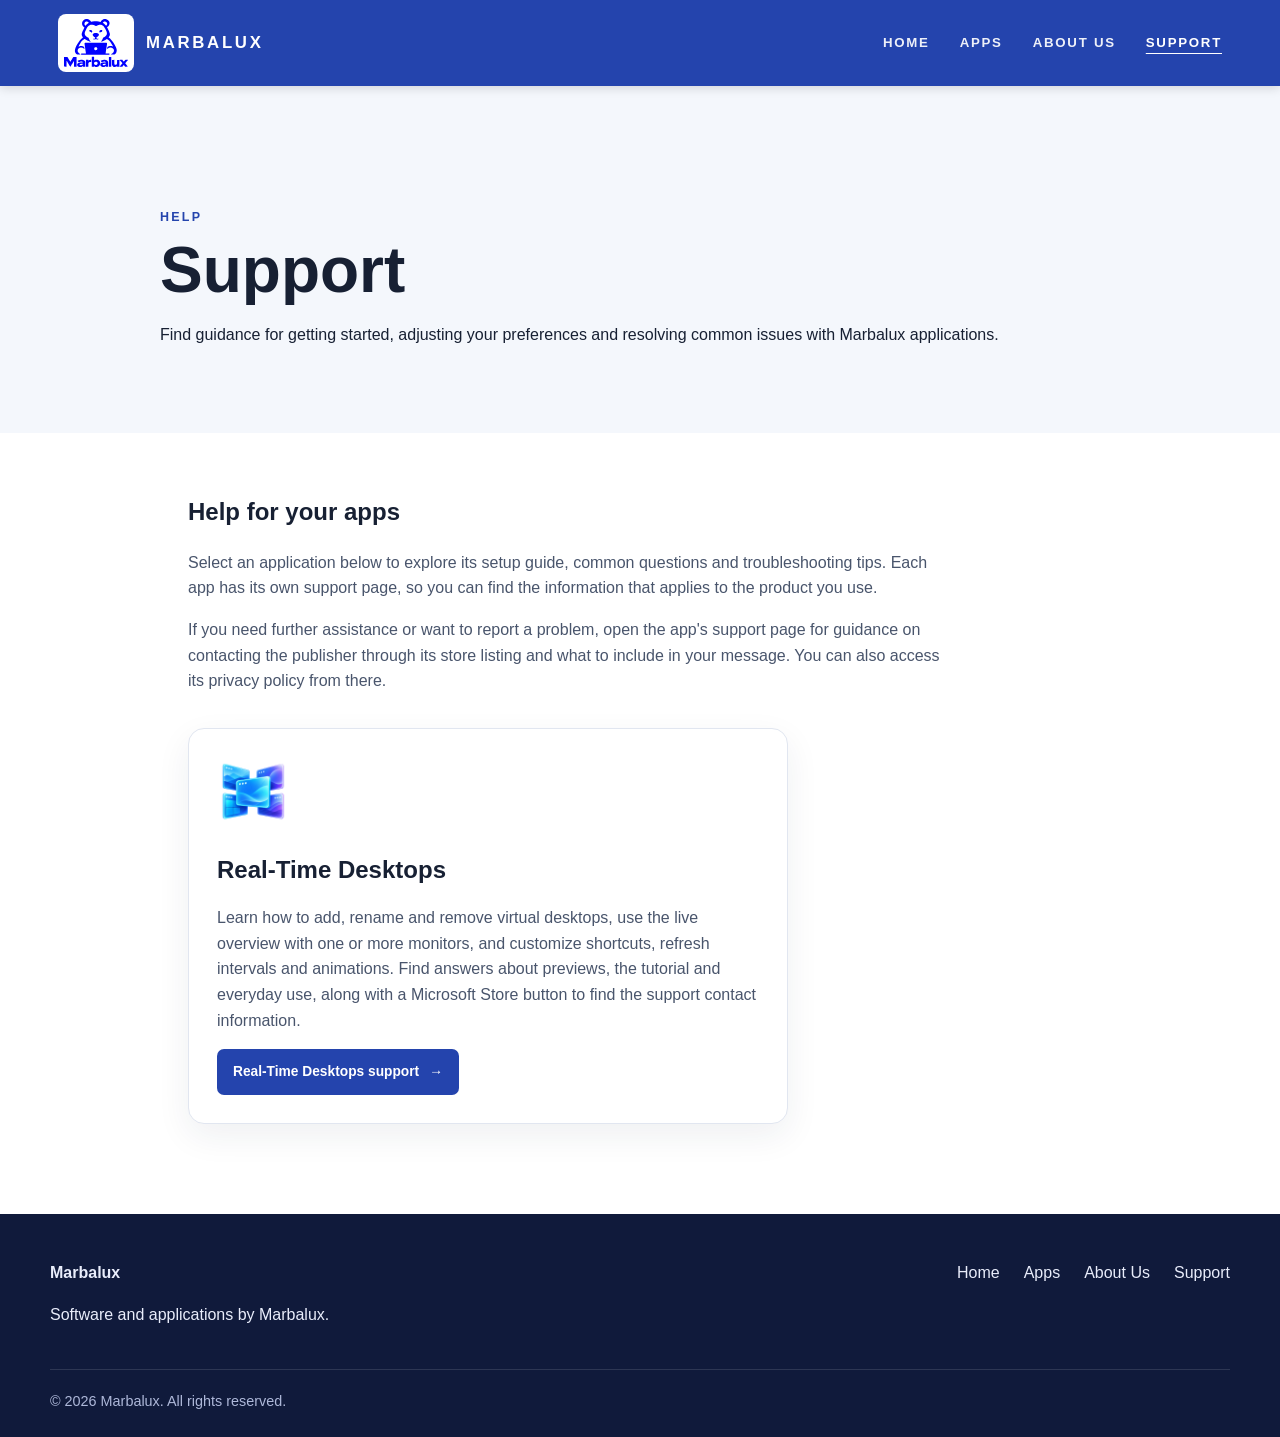
<file: support.html>
<!DOCTYPE html>
<html lang="en"><head><meta charset="UTF-8"><meta name="viewport" content="width=device-width, initial-scale=1">
<meta name="description" content="Choose a Marbalux app to find its setup guide, troubleshooting and support contact."><meta name="theme-color" content="#2444ad"><title>Support | Marbalux</title>
<link rel="icon" href="assets/logo.svg" type="image/svg+xml"><link rel="stylesheet" href="styles.css?v=20261008"><link rel="stylesheet" href="product.css?v=20261008k"><script src="site.js?v=20261008e" defer></script></head>
<body><a class="skip-link" href="#main">Skip to content</a>
<header class="topbar"><div class="nav-wrap">
  <a class="brand" href="index.html" aria-label="Marbalux home"><img src="assets/logo.svg" alt="Marbalux logo" class="brand-logo" width="76" height="58"><span>MARBALUX</span></a>
  <nav class="nav-links" aria-label="Main navigation"><a href="index.html">HOME</a><a href="apps.html">APPS</a><a href="about.html">ABOUT US</a><a href="support.html" aria-current="page">SUPPORT</a></nav>
</div></header><main id="main">
<section class="page-hero"><div class="page-hero-inner"><p class="section-kicker">HELP</p><h1>Support</h1><p>Find guidance for getting started, adjusting your preferences and resolving common issues with Marbalux applications.</p></div></section>
<div class="page-content support-directory"><div class="support-intro"><h2>Help for your apps</h2><p>Select an application below to explore its setup guide, common questions and troubleshooting tips. Each app has its own support page, so you can find the information that applies to the product you use.</p><p>If you need further assistance or want to report a problem, open the app's support page for guidance on contacting the publisher through its store listing and what to include in your message. You can also access its privacy policy from there.</p></div><article class="card"><img class="real-app-icon" src="assets/real-time-desktops-icon.png" alt="Real-Time Desktops app icon" width="72" height="72"><h2>Real-Time Desktops</h2><p>Learn how to add, rename and remove virtual desktops, use the live overview with one or more monitors, and customize shortcuts, refresh intervals and animations. Find answers about previews, the tutorial and everyday use, along with a Microsoft Store button to find the support contact information.</p><a class="store-btn" href="real-time-desktops-support.html">Real-Time Desktops support <span aria-hidden="true">→</span></a></article></div>
</main><footer><div class="footer-wrap"><div><strong>Marbalux</strong><p>Software and applications by Marbalux.</p></div><div class="footer-links"><a href="index.html">Home</a><a href="apps.html">Apps</a><a href="about.html">About Us</a><a href="support.html">Support</a></div></div><div class="copyright">© <span id="year">2026</span> Marbalux. All rights reserved.</div></footer></body></html>
</file>
<file: styles.css>
* {
  box-sizing: border-box;
}

html {
  scroll-behavior: smooth;
}

body {
  margin: 0;
  font-family: Inter, "Segoe UI", Arial, sans-serif;
  color: #172033;
  background: #ffffff;
  line-height: 1.6;
}

a {
  color: inherit;
}

.topbar {
  position: sticky;
  top: 0;
  z-index: 1000;
  background: #2444ad;
  color: white;
  box-shadow: 0 2px 10px rgba(0,0,0,.14);
}

.nav-wrap {
  max-width: 1220px;
  margin: 0 auto;
  min-height: 78px;
  padding: 0 28px;
  display: flex;
  align-items: center;
  justify-content: space-between;
  gap: 30px;
}

.brand {
  display: flex;
  align-items: center;
  gap: 12px;
  text-decoration: none;
  font-weight: 800;
  letter-spacing: .16em;
  font-size: 1.05rem;
}

.brand-logo {
  width: 44px;
  height: 44px;
  object-fit: contain;
  background: rgba(255,255,255,.10);
  border-radius: 10px;
  padding: 4px;
}

.nav-links {
  display: flex;
  gap: 30px;
  align-items: center;
}

.nav-links a {
  color: #fff;
  text-decoration: none;
  font-weight: 700;
  font-size: .83rem;
  letter-spacing: .13em;
  opacity: .92;
}

.nav-links a:hover {
  opacity: 1;
  text-decoration: underline;
  text-underline-offset: 6px;
}

.hero {
  min-height: 610px;
  position: relative;
  display: flex;
  align-items: center;
  overflow: hidden;
  background:
    radial-gradient(circle at 78% 28%, rgba(73,116,255,.44), transparent 36%),
    radial-gradient(circle at 25% 70%, rgba(59,210,196,.23), transparent 34%),
    linear-gradient(135deg, #101c48 0%, #2444ad 52%, #14245d 100%);
}

.hero::after {
  content: "";
  position: absolute;
  inset: 0;
  background-image:
    linear-gradient(rgba(255,255,255,.035) 1px, transparent 1px),
    linear-gradient(90deg, rgba(255,255,255,.035) 1px, transparent 1px);
  background-size: 44px 44px;
}

.hero-overlay {
  position: absolute;
  inset: 0;
  background: linear-gradient(90deg, rgba(8,16,45,.72), rgba(8,16,45,.20));
}

.hero-content {
  position: relative;
  z-index: 2;
  width: min(1120px, calc(100% - 48px));
  margin: 0 auto;
  color: white;
}

.eyebrow,
.section-kicker {
  font-size: .78rem;
  font-weight: 800;
  letter-spacing: .18em;
}

.eyebrow {
  color: #b9ccff;
}

.hero h1 {
  max-width: 820px;
  margin: 14px 0 18px;
  font-size: clamp(2.7rem, 6vw, 5.6rem);
  line-height: .98;
  letter-spacing: -.04em;
}

.hero-text {
  max-width: 680px;
  font-size: 1.15rem;
  color: #e6ecff;
}

.primary-btn,
.secondary-btn {
  display: inline-block;
  margin-top: 18px;
  padding: 13px 22px;
  border-radius: 8px;
  text-decoration: none;
  font-weight: 800;
}

.primary-btn {
  background: white;
  color: #2444ad;
}

.secondary-btn {
  border: 2px solid #2444ad;
  color: #2444ad;
}

.section {
  max-width: 1180px;
  margin: 0 auto;
  padding: 88px 28px;
}

.section-heading {
  max-width: 700px;
  margin-bottom: 36px;
}

.section-kicker {
  color: #2444ad;
  margin-bottom: 7px;
}

.section h2 {
  font-size: clamp(2rem, 4vw, 3rem);
  margin: 0 0 12px;
  line-height: 1.1;
}

.cards {
  display: grid;
  grid-template-columns: repeat(2, minmax(0, 1fr));
  gap: 24px;
}

.card {
  border: 1px solid #e1e6f0;
  border-radius: 16px;
  padding: 28px;
  background: #fff;
  box-shadow: 0 12px 34px rgba(24,38,75,.07);
}

.muted-card {
  background: #f7f9fc;
}

.app-icon {
  width: 58px;
  height: 58px;
  border-radius: 14px;
  background: #2444ad;
  color: white;
  display: grid;
  place-items: center;
  font-weight: 900;
  margin-bottom: 22px;
}

.text-link {
  color: #2444ad;
  font-weight: 800;
  text-decoration: none;
}

.alt-section {
  max-width: none;
  background: #f4f7fc;
}

.alt-section .two-column {
  max-width: 1180px;
  margin: 0 auto;
  padding: 0 28px;
}

.two-column {
  display: grid;
  grid-template-columns: 1.1fr .9fr;
  gap: 60px;
  align-items: center;
}

.contact-strip {
  display: flex;
  align-items: center;
  justify-content: space-between;
  gap: 30px;
}

.page-hero {
  padding: 110px 28px 70px;
  background: #f4f7fc;
}

.page-hero-inner,
.page-content {
  max-width: 960px;
  margin: 0 auto;
}

.page-content {
  padding: 60px 28px 90px;
}

.page-content h2 {
  margin-top: 36px;
}

footer {
  background: #101a3b;
  color: #e9edfb;
  padding: 46px 28px 24px;
}

.footer-wrap {
  max-width: 1180px;
  margin: 0 auto;
  display: flex;
  justify-content: space-between;
  gap: 30px;
}

.footer-links {
  display: flex;
  gap: 24px;
  flex-wrap: wrap;
}

.footer-links a {
  text-decoration: none;
}

.copyright {
  max-width: 1180px;
  margin: 26px auto 0;
  padding-top: 20px;
  border-top: 1px solid rgba(255,255,255,.12);
  font-size: .9rem;
  color: #aeb8d9;
}

@media (max-width: 760px) {
  .nav-wrap {
    min-height: auto;
    padding-top: 14px;
    padding-bottom: 14px;
    align-items: flex-start;
    flex-direction: column;
  }

  .nav-links {
    gap: 16px;
    flex-wrap: wrap;
  }

  .cards,
  .two-column {
    grid-template-columns: 1fr;
  }

  .contact-strip,
  .footer-wrap {
    flex-direction: column;
    align-items: flex-start;
  }

  .hero {
    min-height: 540px;
  }
}
</file>
<file: product.css>
/* Additions to the original Marbalux template. */
html{scroll-padding-top:120px}.brand-logo{width:76px;height:58px;background:white;padding:5px;border-radius:8px}.nav-wrap{min-height:86px}a:focus-visible,button:focus-visible,summary:focus-visible{outline:3px solid #00a894;outline-offset:5px}.skip-link{position:fixed;top:-100px;left:20px;z-index:2000;padding:12px 18px;background:white;color:#2444ad}.skip-link:focus{top:15px}.real-app-icon{width:72px;height:72px;object-fit:contain;display:block;margin-bottom:22px}.app-platform{font-size:.83rem;color:#596479}.app-links{display:flex;align-items:center;gap:16px;flex-wrap:wrap}.app-links .text-link{font-size:.85rem}.store-btn{display:inline-flex;align-items:center;justify-content:center;gap:10px;background:#2444ad;color:white;text-decoration:none;border-radius:7px;padding:12px 16px;font-weight:700;font-size:.86rem}.store-btn:hover{background:#173387}.app-details-link{display:inline-block;margin-top:20px;color:#2444ad;font-size:.84rem;text-underline-offset:4px}.product-details{margin-top:46px;padding-top:42px;border-top:1px solid #dfe5f0}.product-heading{display:flex;align-items:center;justify-content:space-between;gap:30px}.product-heading>div{max-width:700px}.product-heading h3{font-size:2rem;line-height:1.15;letter-spacing:-.025em;margin:10px 0 15px}.product-heading>div>p:last-child{color:#596479}.product-heading>.text-link{font-size:.88rem;white-space:nowrap}.product-features{display:grid;grid-template-columns:repeat(2,minmax(0,1fr));gap:20px 36px;margin:22px 0 40px}.product-features section{border-top:1px solid #dfe5f0;padding-top:20px}.product-details h4{font-size:1.15rem;line-height:1.3;margin:0 0 12px}.product-features p{color:#596479;font-size:.94rem}.product-video{display:grid;grid-template-columns:.7fr 1.3fr;gap:32px;align-items:center;padding:28px;background:#f4f7fc;border:1px solid #e1e6f0;border-radius:12px;margin-bottom:40px}.product-video h4{font-size:1.5rem}.product-video p{color:#596479;font-size:.94rem}.product-video figure{margin:0;border:1px solid #cdd7eb;border-radius:8px;overflow:hidden;background:white}.product-video video{display:block;width:100%;height:auto;aspect-ratio:16/9;background:#101a3b;object-fit:contain}.product-video figcaption{padding:12px 16px;font-size:.76rem;color:#596479}.media-heading{margin-bottom:24px}.media-heading h4{font-size:1.5rem}.media-heading>p:last-child{font-size:.9rem;color:#596479}.gallery{display:grid;grid-template-columns:1.5fr 1fr;gap:20px;align-items:start}.gallery figure{margin:0;border:1px solid #e1e6f0;border-radius:10px;overflow:hidden;background:#f4f7fc}.gallery a{display:block}.gallery img{display:block;width:100%;height:auto;max-width:100%}.gallery-options img{max-height:450px;width:auto;max-width:100%;margin:auto;padding:18px;object-fit:contain}.gallery-small a{height:170px;display:flex;align-items:center;justify-content:center;padding:18px}.gallery-small img{width:auto;max-height:134px;max-width:100%;object-fit:contain}.gallery figcaption{padding:16px 20px;border-top:1px solid #e1e6f0;background:white}.gallery figcaption strong,.gallery figcaption span{display:block}.gallery figcaption strong{font-size:.94rem}.gallery figcaption span{color:#596479;font-size:.8rem;margin-top:5px}.product-notes{margin-top:28px;font-size:.84rem;color:#596479}.product-notes p{margin:0 0 12px}.product-store{display:flex;align-items:center;justify-content:space-between;gap:20px;background:#f4f7fc;border:1px solid #e1e6f0;padding:25px;border-radius:10px;margin-top:30px}.product-store p{font-size:.8rem;color:#596479;margin:7px 0 0}.page-hero h1{font-size:clamp(2.5rem,5vw,4rem);margin:0 0 14px;line-height:1.1}.page-content a{color:#2444ad;text-underline-offset:4px}.page-content p,.page-content li{color:#49556c}.page-content li{margin-bottom:10px}.page-content details{border-bottom:1px solid #dfe5f0;padding:18px 0}.page-content summary{cursor:pointer;font-weight:600}.page-content details p{margin:14px 0 0}.page-content code{overflow-wrap:anywhere;font-size:.9em}.lightbox{width:min(1200px,94vw);max-height:94vh;padding:56px 20px 18px;border:1px solid #637296;border-radius:12px;background:#101c3b;color:white}.lightbox::backdrop{background:#061029dc}.lightbox img{display:block;max-width:100%;max-height:calc(90vh - 130px);width:auto;height:auto;margin:auto;object-fit:contain}.lightbox p{font-size:.88rem;margin:15px 0 0;text-align:center}.lightbox-close{position:absolute;right:14px;top:10px;padding:6px 12px;cursor:pointer;color:white;background:#293a61;border:1px solid #7484a6;border-radius:6px;font:inherit;font-size:.85rem}.lightbox-close span{font-size:1.2rem;margin-left:10px}
@media(max-width:900px){.nav-links{gap:20px}.product-video{grid-template-columns:1fr}.product-store{flex-direction:column;align-items:flex-start}.product-heading{align-items:flex-start;flex-direction:column;gap:8px}.gallery{grid-template-columns:1fr 1fr}}
@media(max-width:760px){html{scroll-padding-top:170px}.nav-wrap{gap:12px;padding-inline:20px}.nav-links{gap:14px}.nav-links a{font-size:.75rem;letter-spacing:.07em}.brand-logo{width:66px;height:50px}.hero-content{width:calc(100% - 40px);padding:45px 0}.hero h1{font-size:clamp(2.65rem,9vw,4rem)}.hero-text{font-size:1rem}.section{padding:55px 20px}.alt-section .two-column{padding:0}.product-details{padding-top:30px}.product-heading h3{font-size:1.65rem}.product-features{grid-template-columns:1fr;gap:12px}.product-video{padding:18px;gap:16px}.gallery{grid-template-columns:1fr}.gallery-options img{max-height:480px}.gallery-small a{height:155px}.product-store{padding:20px}.page-hero{padding:55px 20px 38px}.page-content{padding:35px 20px 55px}.page-content ol{padding-left:22px}.footer-links{gap:18px}}
@media(prefers-reduced-motion:reduce){html{scroll-behavior:auto}}

/* Product details are available only through the Apps page buttons. */
[hidden]{display:none!important}.details-btn{font-family:inherit;line-height:inherit;border:1px solid #2444ad;cursor:pointer;background:transparent;color:#2444ad}.details-btn:hover{background:#eaf0ff}.page-content a.store-btn{color:white}.product-details>[data-close-app-details]{margin-top:24px}.app-details-link{display:none}
.section-heading>h1{font-size:clamp(2rem,4vw,3rem);margin:0 0 12px;line-height:1.1}

.support-directory .card{max-width:600px}.support-directory .card h2{margin:0 0 14px}.product-heading>.app-links{flex-shrink:0}.app-page-links{margin:30px 0}.page-content a.details-btn{color:#2444ad}

.apps-catalog .cards{align-items:start}.app-card-video{margin:24px 0 0;border:1px solid #cdd7eb;border-radius:8px;overflow:hidden;background:#f4f7fc}.app-card-video video{display:block;width:100%;height:auto;aspect-ratio:16/9;background:#101a3b;object-fit:contain}.app-card-video figcaption{padding:12px 16px;color:#596479;font-size:.76rem}.support-intro{max-width:760px;margin-bottom:34px}.support-intro h2{margin:0 0 18px}

/* Home uses one shared midpoint for the blue copy area and artwork. */
#home .hero-content {
  display: grid;
  grid-template-columns: repeat(2, minmax(0, 1fr));
  gap: 48px;
  padding-block: 56px;
}
#home .hero-copy { min-width: 0; }
#home h1 {
  max-width: 100%;
  font-size: clamp(2.7rem, 4.6vw, 4.2rem);
  line-height: 1.04;
  text-wrap: balance;
  overflow-wrap: break-word;
}
#home .hero-text { max-width: 100%; }
#home::before {
  content: "";
  position: absolute;
  inset: 0 0 0 50%;
  background: url("assets/real-time-desktops-home.png") right center / cover no-repeat;
  mask-image: linear-gradient(90deg, transparent, #000 40%);
  -webkit-mask-image: linear-gradient(90deg, transparent, #000 40%);
  pointer-events: none;
}
#home .hero-overlay {
  z-index: 1;
  background: linear-gradient(90deg, rgba(8,16,45,.80) 0%, rgba(8,16,45,.63) 40%, rgba(8,16,45,.25) 70%, rgba(8,16,45,.08) 100%);
}
#home::after {
  z-index: 1;
  pointer-events: none;
  mask-image: linear-gradient(90deg, #000 20%, transparent 80%);
  -webkit-mask-image: linear-gradient(90deg, #000 20%, transparent 80%);
}
@media (max-width: 760px) {
  #home .hero-content {
    grid-template-columns: minmax(0, 1fr);
    gap: 0;
    padding-block: 45px 305px;
  }
  #home h1 { font-size: clamp(2.65rem, 9vw, 4rem); }
  #home::before {
    inset: auto 0 0;
    height: 260px;
    background-position: center 48%;
    mask-image: linear-gradient(180deg, transparent, #000 35%);
    -webkit-mask-image: linear-gradient(180deg, transparent, #000 35%);
  }
  #home .hero-overlay {
    background: linear-gradient(180deg, rgba(8,16,45,.70), rgba(8,16,45,.30));
  }
}

/* Screenshot frames preserve each image's proportions and align captions. */
.gallery {
  grid-template-columns: 1.35fr 1fr;
  align-items: stretch;
}
.gallery figure { display: grid; grid-template-rows: auto 1fr; }
.gallery a {
  height: clamp(270px, 30vw, 380px);
  display: flex;
  align-items: center;
  justify-content: center;
  padding: 16px;
}
.gallery img {
  width: auto;
  height: auto;
  max-width: 100%;
  max-height: 100%;
  padding: 0;
  object-fit: contain;
}
.gallery-small a { height: 200px; }
.gallery figcaption { padding: 16px 20px; }
@media (max-width: 900px) {
  .gallery { grid-template-columns: 1fr 1fr; }
}
@media (max-width: 760px) {
  .gallery { grid-template-columns: 1fr; }
  .gallery a { height: auto; aspect-ratio: 4 / 3; }
  .gallery-small a { aspect-ratio: 2 / 1; min-height: 150px; }
}

/* Brand purpose and About Us, within the original page structure. */
.nav-links a[aria-current="page"] { opacity: 1; text-decoration: underline; text-underline-offset: 6px; }
.home-purpose p { margin: 0 0 14px; }
.home-purpose .secondary-btn { margin-top: 8px; }
.about-intro { max-width: 760px; margin-bottom: 36px; }
.about-content h2 { margin: 0 0 18px; line-height: 1.2; }
.about-purpose { display: grid; grid-template-columns: repeat(2, minmax(0, 1fr)); gap: 24px; }
.about-purpose .card p:last-child { margin-bottom: 0; }
.about-values { margin-top: 48px; }
.values-grid { display: grid; grid-template-columns: repeat(2, minmax(0, 1fr)); gap: 24px 36px; }
.values-grid section { border-top: 1px solid #dfe5f0; padding-top: 20px; }
.values-grid h3 { margin: 0 0 10px; font-size: 1.15rem; }
.values-grid p { margin: 0; }
.about-next { margin-top: 36px; padding-top: 24px; border-top: 1px solid #dfe5f0; }
@media (max-width: 760px) {
  .nav-links { flex-wrap: wrap; row-gap: 10px; }
  .about-purpose, .values-grid { grid-template-columns: 1fr; }
  .about-values { margin-top: 36px; }
}

/* Support contact is reached through the app's Microsoft Store listing. */
.support-contact-section { margin-top: 36px; padding-top: 8px; border-top: 1px solid #dfe5f0; }

/* Compact Home links to the dedicated brand, app and support pages. */
.section.home-link { padding-block: 32px; gap: 24px; }
.home-link + .home-link { border-top: 1px solid #e1e6f0; }
.home-link .section-kicker { margin-top: 0; }
.home-link p:last-child { margin-bottom: 0; }
.home-link .secondary-btn { margin-top: 0; flex-shrink: 0; }
@media (max-width: 760px) {
  .section.home-link { padding-block: 24px; gap: 16px; }
}
</file>
